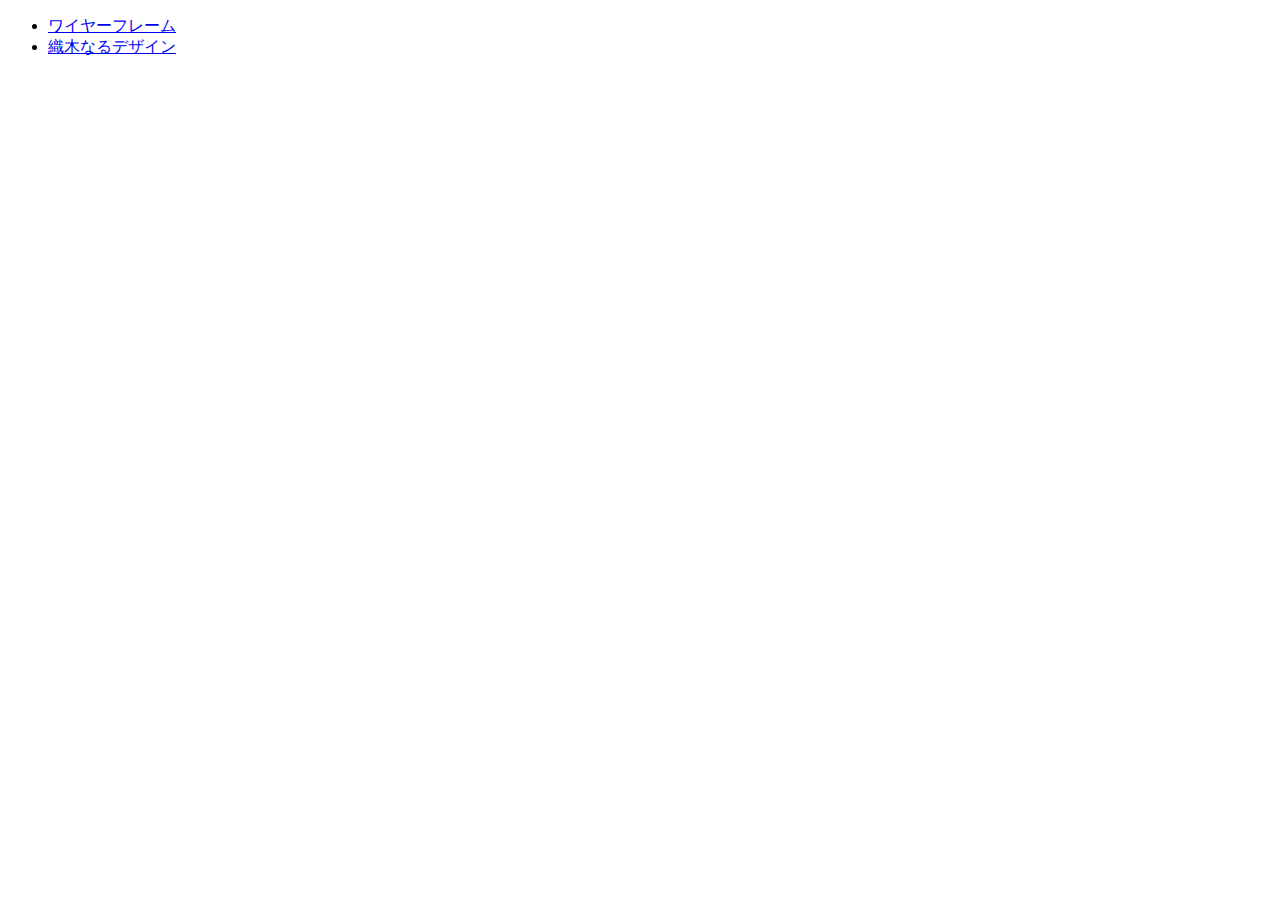
<file: index.html>
<!DOCTYPE html>
<html lang="ja">
<head>
    <meta charset="UTF-8">
    <title>目次| サイドバー固定ページ</title>
</head>
<body>
    <ul>
        <li><a href="wire/index.html">ワイヤーフレーム</a></li>
        <li><a href="design/index.html">織木なるデザイン</a></li>
    </ul>
</body>
</html>
</file>
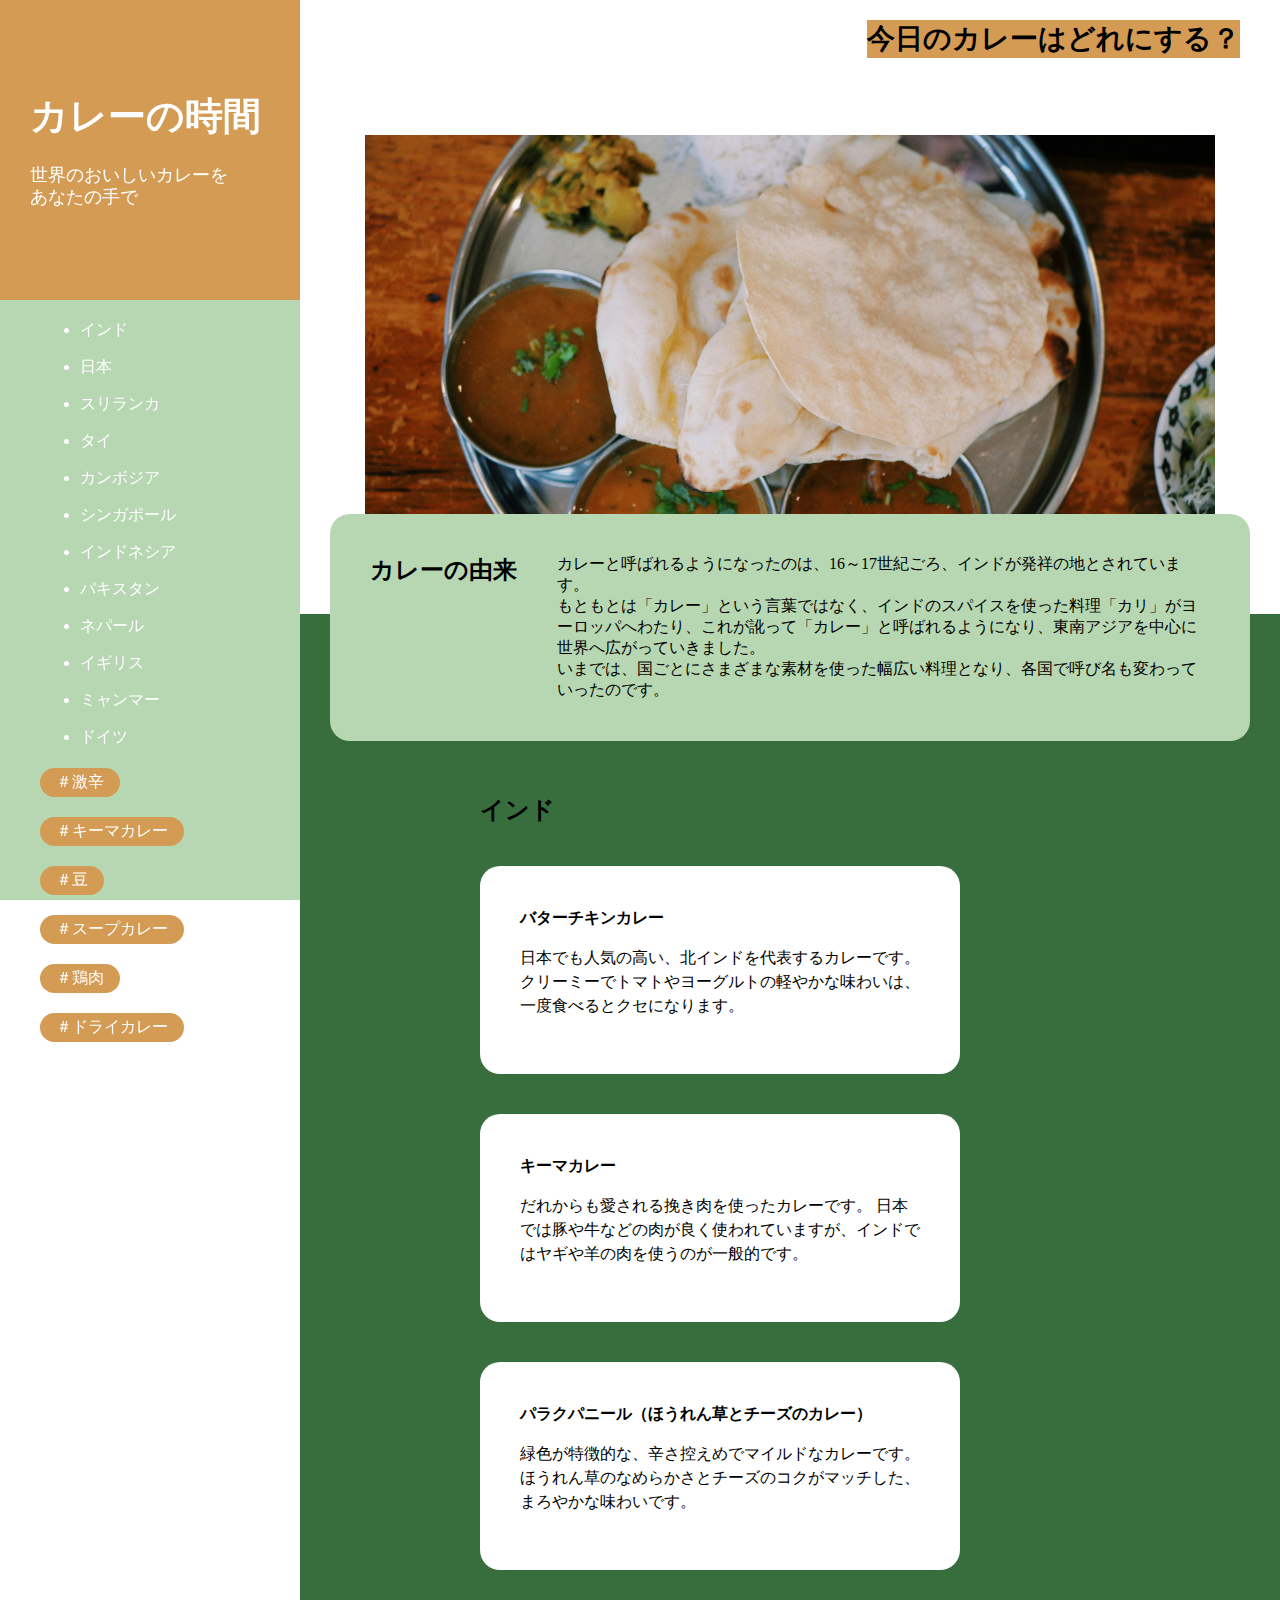
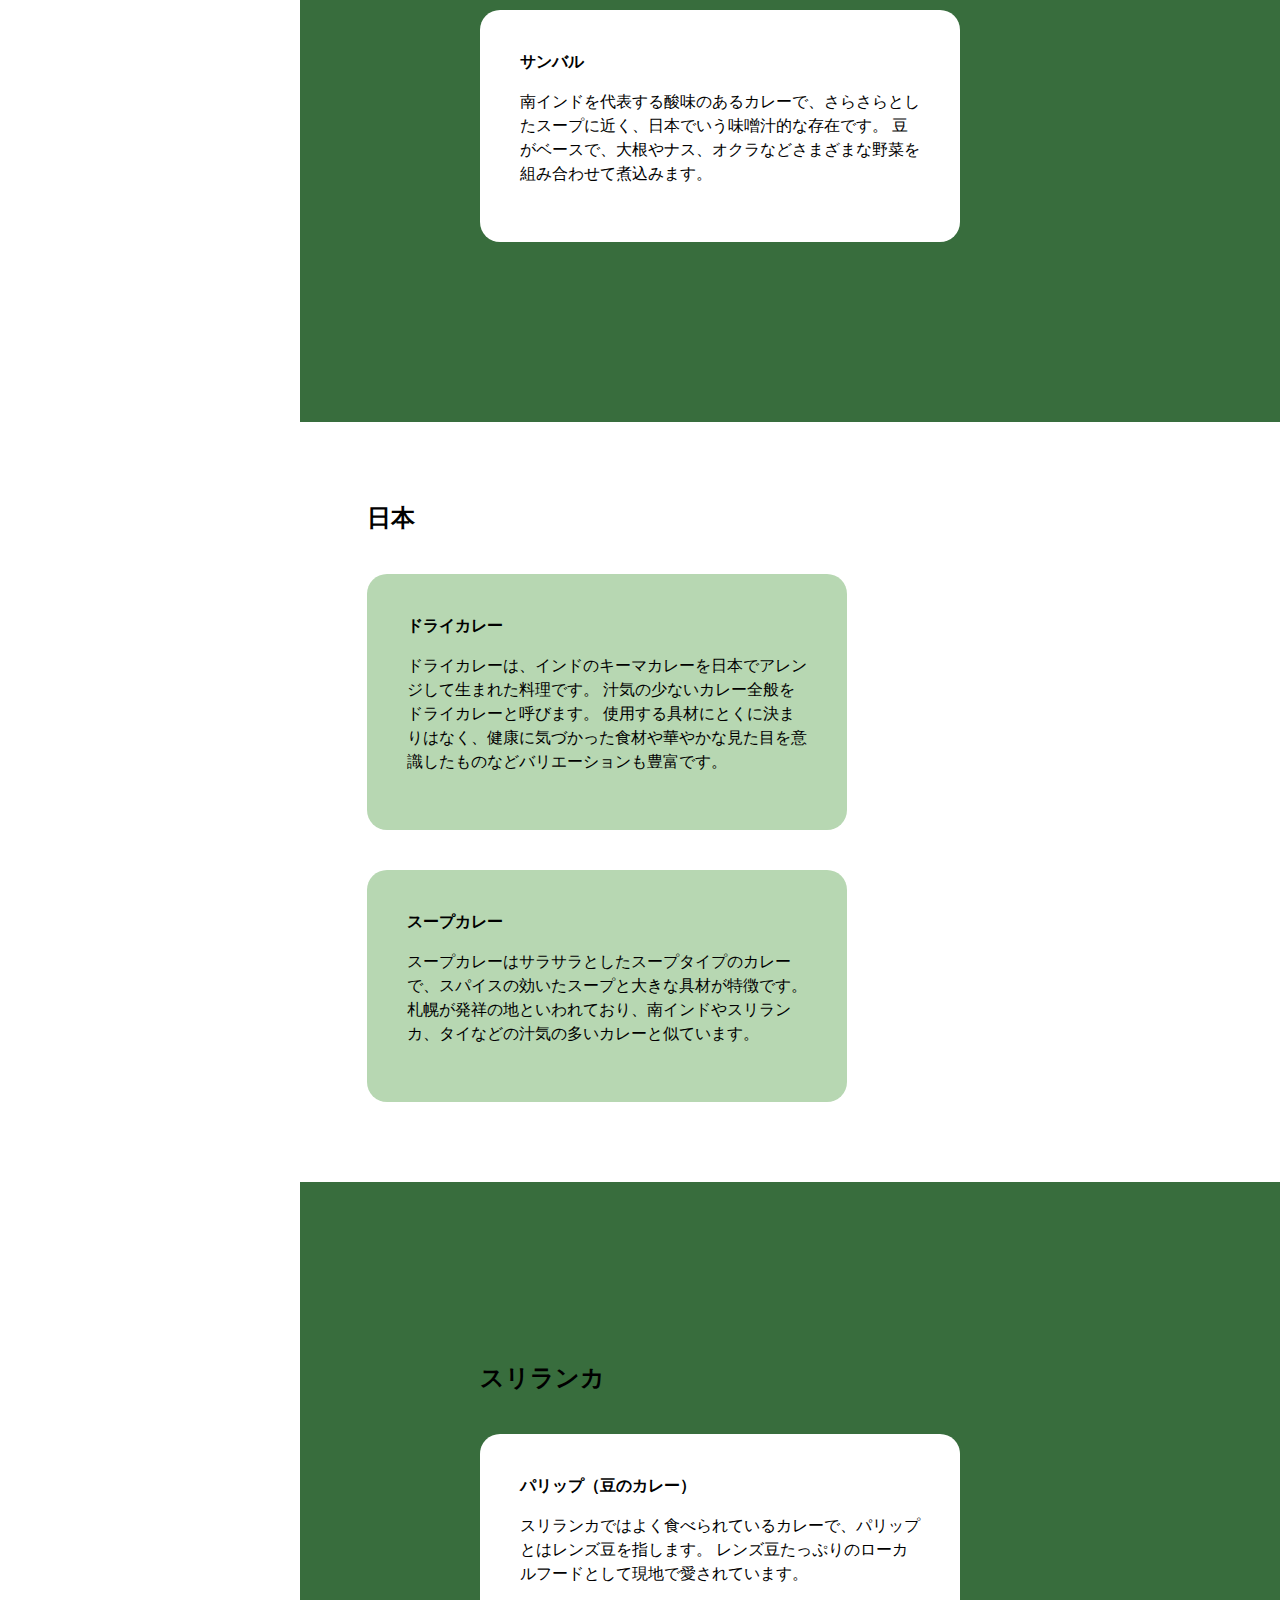
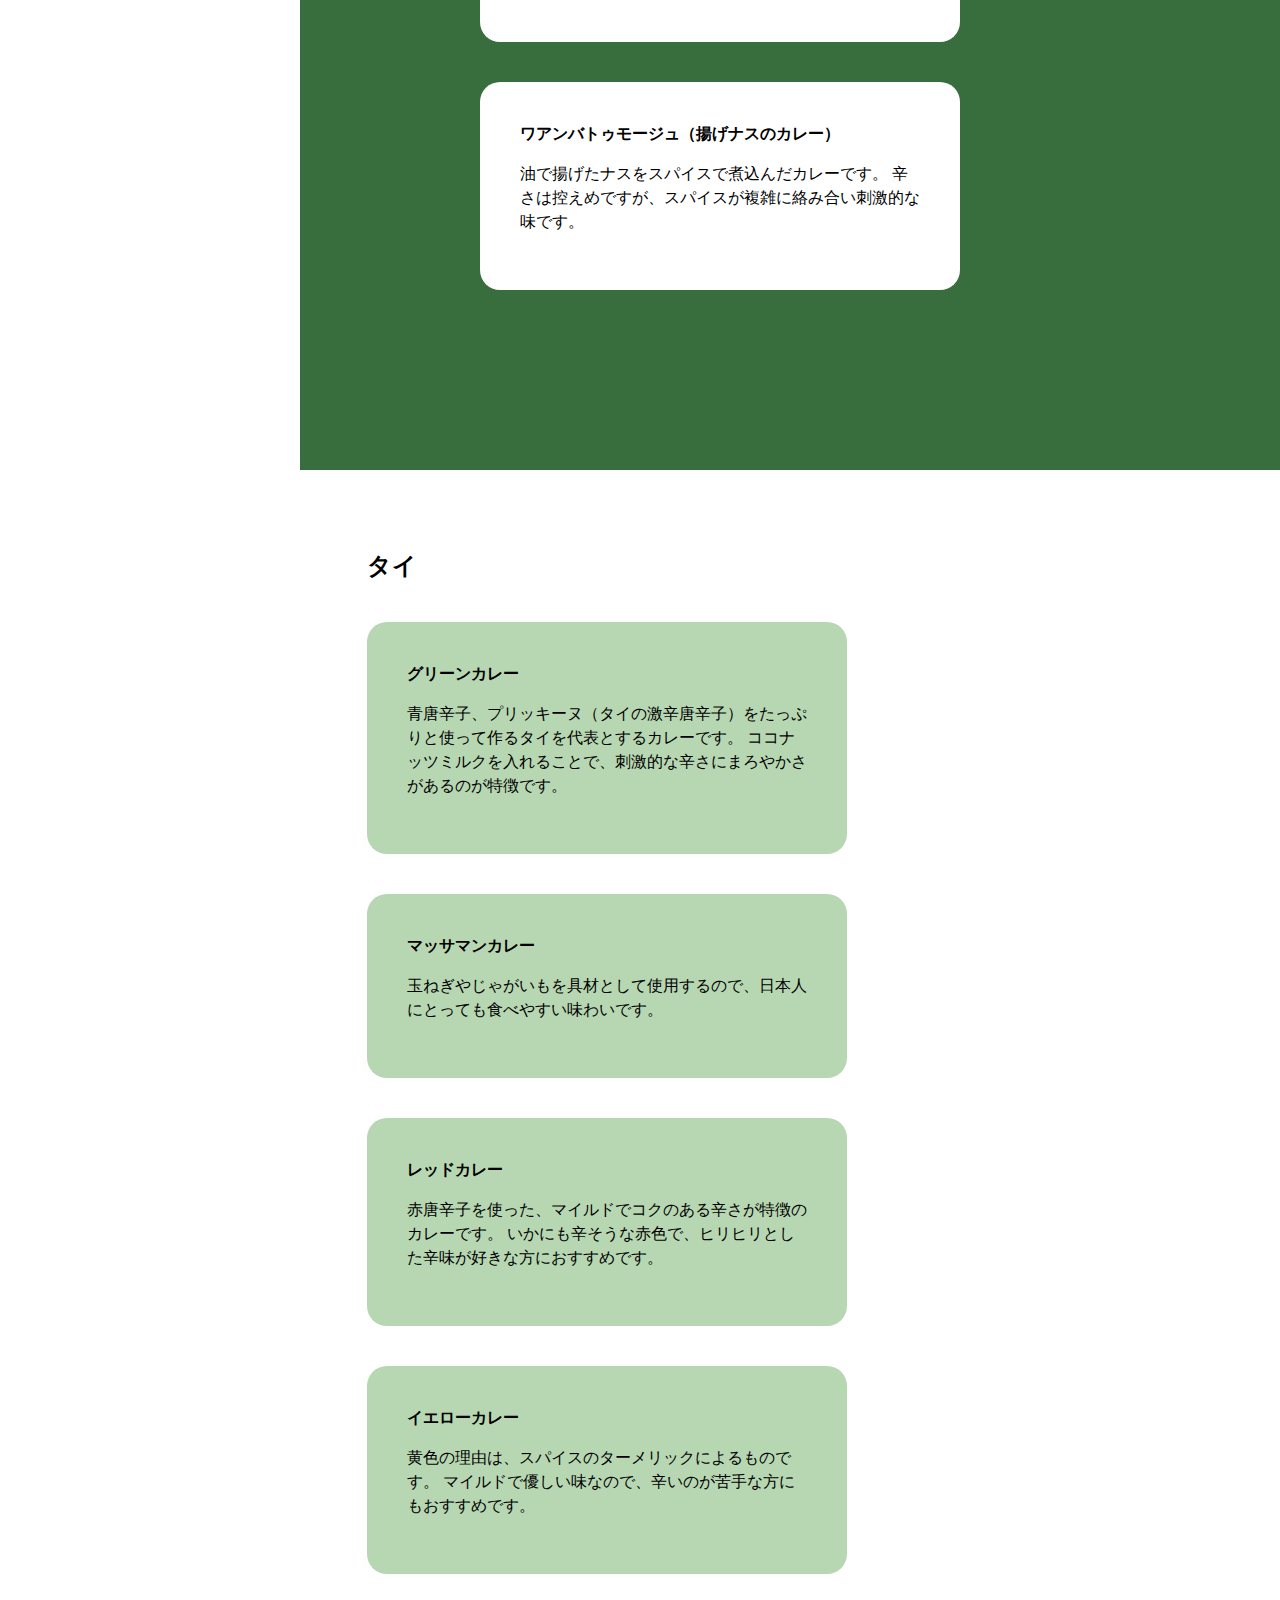
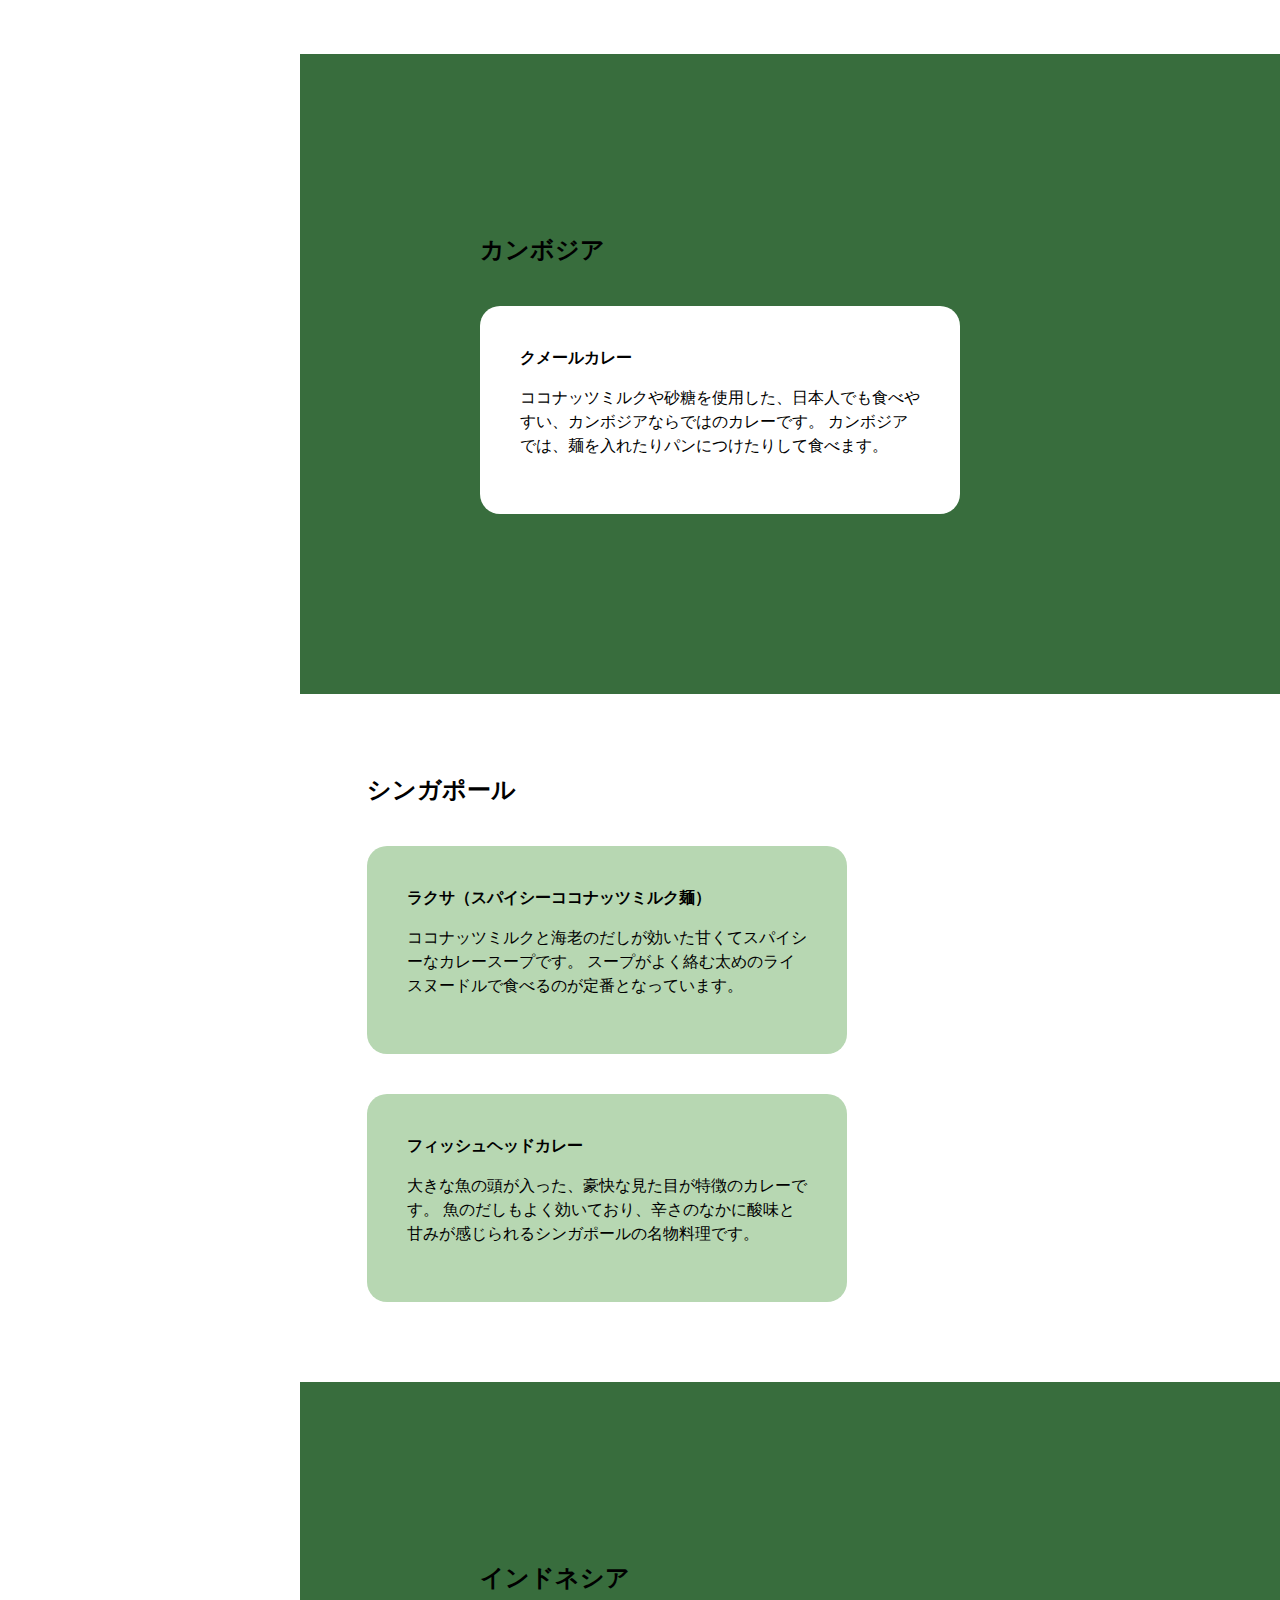
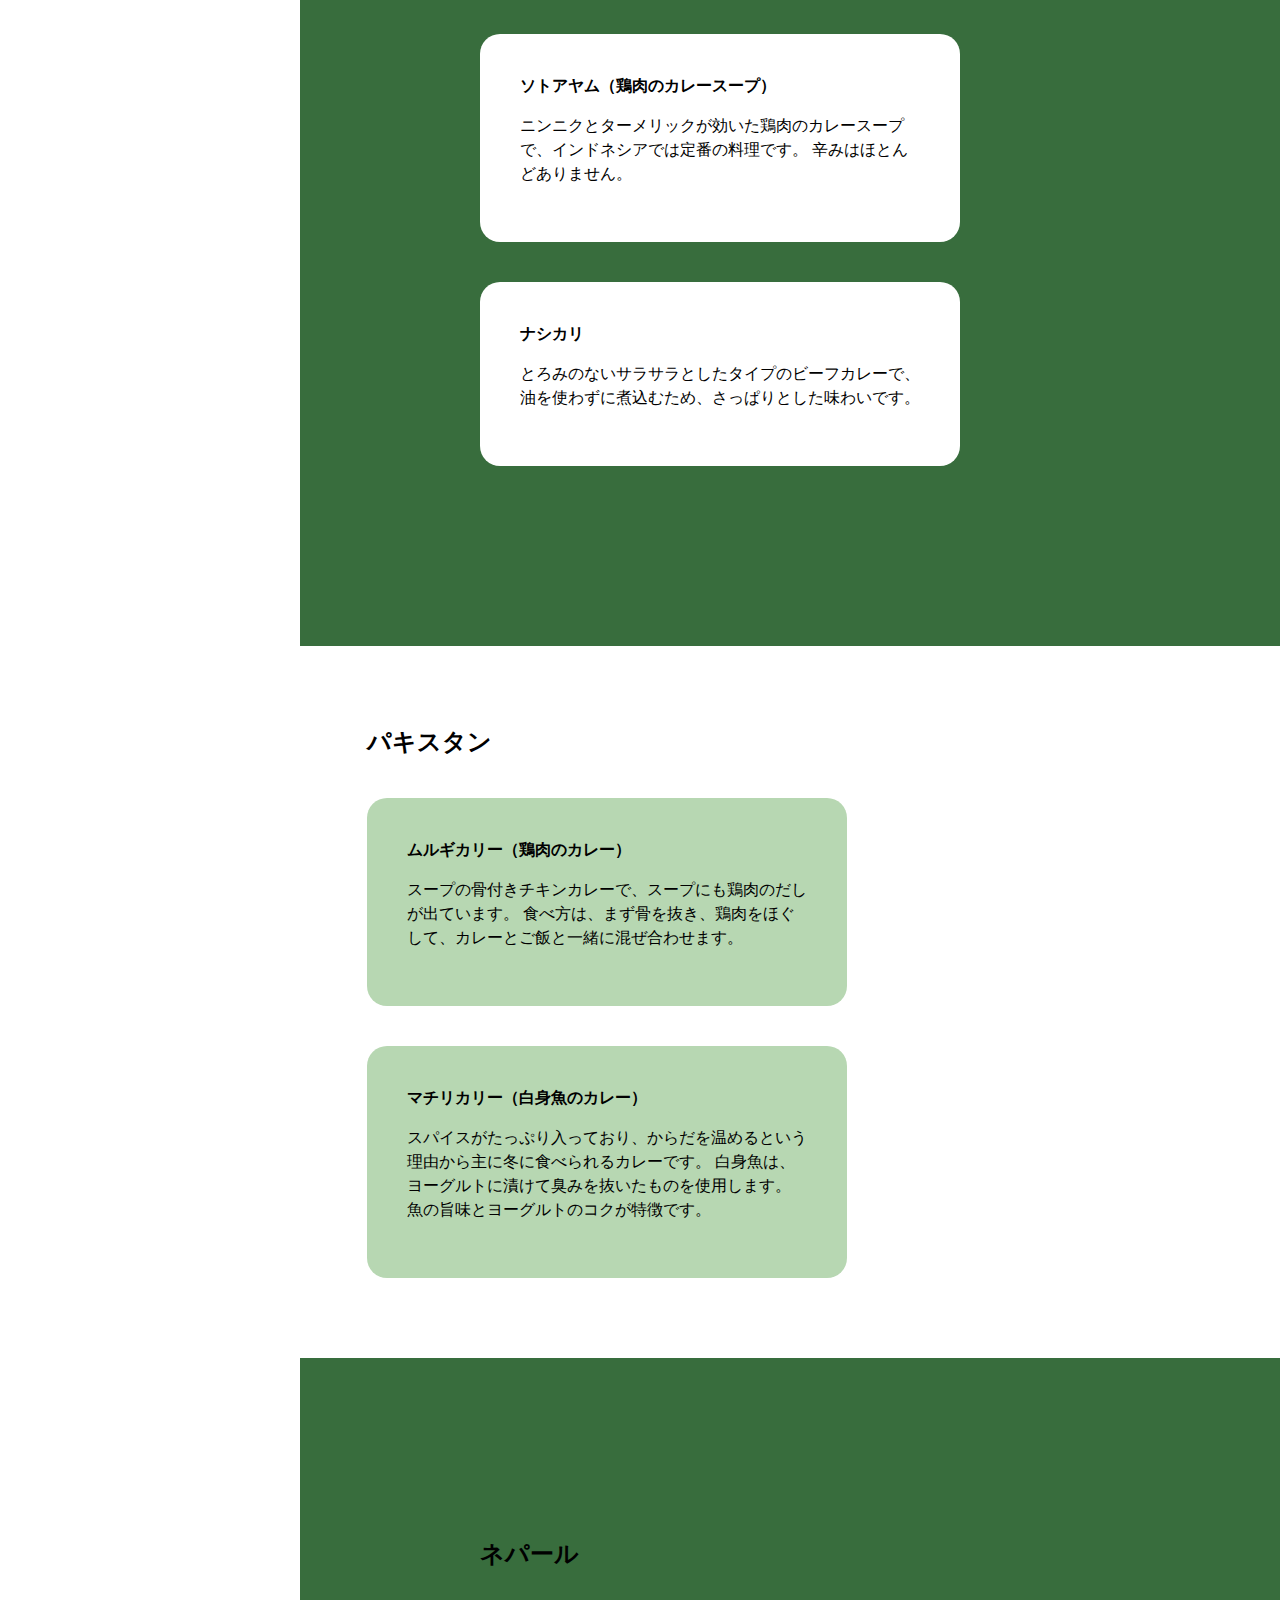
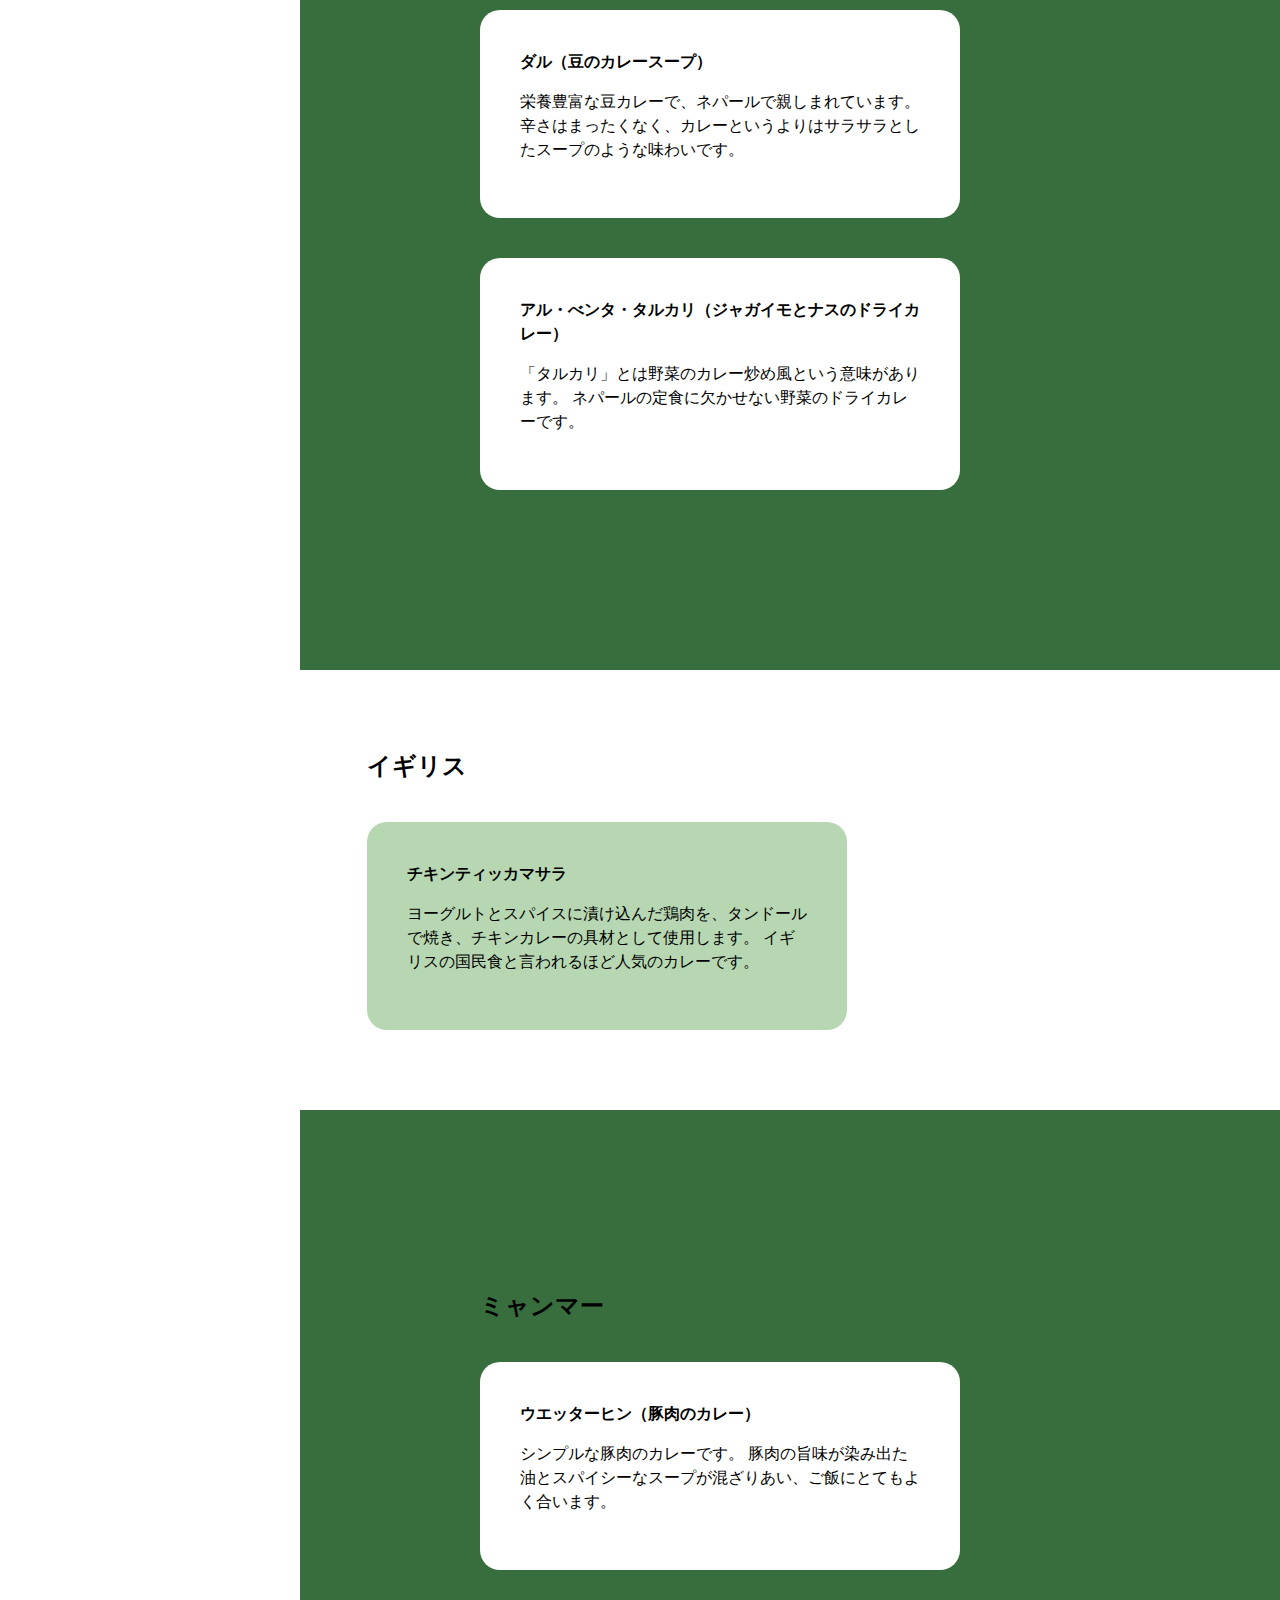
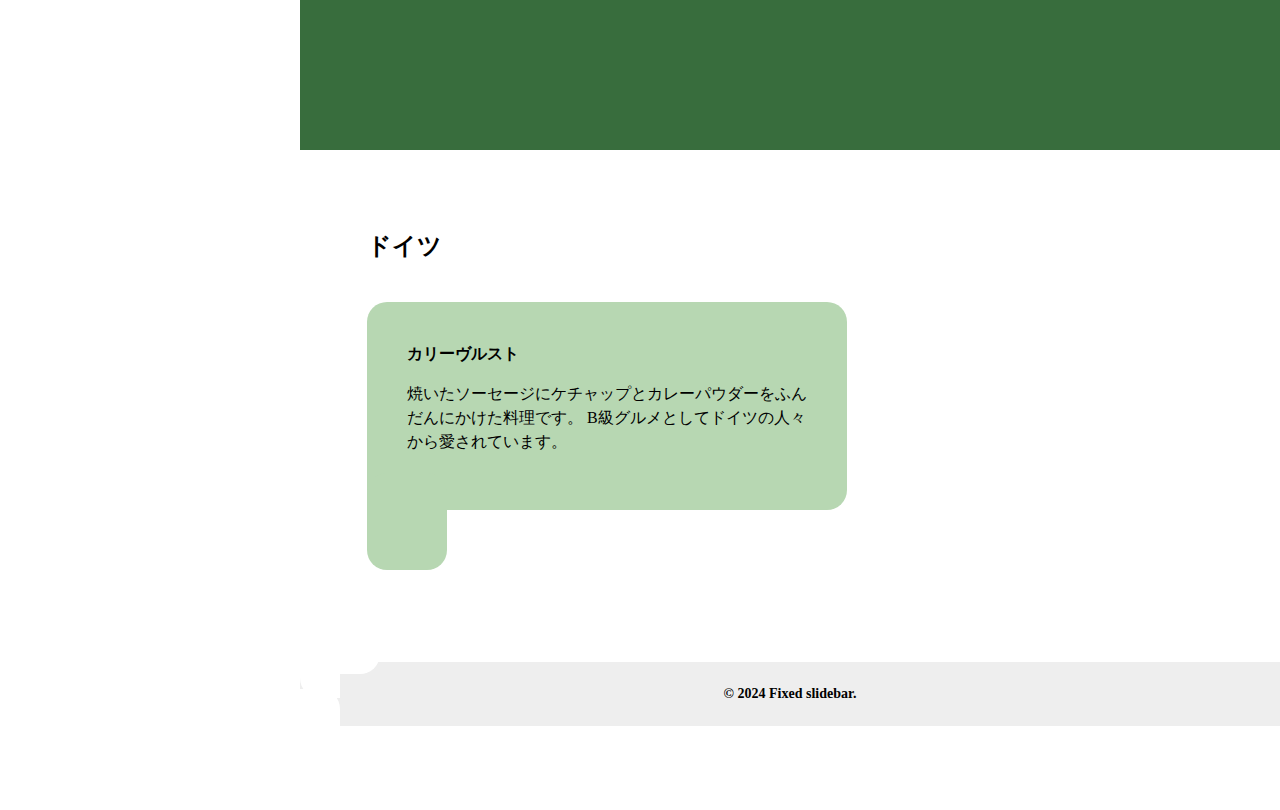
<file: design/index.html>
<html lang="ja">
<head>
    <meta charset="UTF-8">
    <title>目次| サイドバー固定ページ</title>
    <link rel="stylesheet" href="css/style.css">
</head>
<body>
    <aside class="sidebar">
        <div class="site-name">
            <h1>カレーの時間</h1>
            <p>世界のおいしいカレーを<br>あなたの手で</p>
        </div>
        <nav>
            <ul class="page-list">
                <li><a href="#">インド</a></li>
                <li><a href="#">日本</a></li>
                <li><a href="#">スリランカ</a></li>
                <li><a href="#">タイ</a></li>
                <li><a href="#">カンボジア</a></li>
                <li><a href="#">シンガポール</a></li>
                <li><a href="#">インドネシア</a></li>
                <li><a href="#">パキスタン</a></li>
                <li><a href="#">ネパール</a></li>
                <li><a href="#">イギリス</a></li>
                <li><a href="#">ミャンマー</a></li>
                <li><a href="#">ドイツ</a></li>
            </ul>
            <div class="tags">
                <a class="tag" href="#">＃激辛</a>
                <a class="tag" href="#">＃キーマカレー</a>
                <a class="tag" href="#">＃豆</a>
                <a class="tag" href="#">＃スープカレー</a>
                <a class="tag" href="#">＃鶏肉</a>
                <a class="tag" href="#">＃ドライカレー</a>
            </div>
        </nav>
    </aside>

    <div class="wrapper">
        <header>
            <p class="header-copy">今日のカレーはどれにする？</p>
            <img src="img/lai-yuching-WxePxgrIJbQ-unsplash.jpg" alt="ヘッダー画像" width="850px">
        </header>

        <main>
            <section id="section-1">
                <h2>カレーの由来</h2>
                <a class="text" href="#">カレーと呼ばれるようになったのは、16～17世紀ごろ、インドが発祥の地とされています。<br>

                    もともとは「カレー」という言葉ではなく、インドのスパイスを使った料理「カリ」がヨーロッパへわたり、これが訛って「カレー」と呼ばれるようになり、東南アジアを中心に世界へ広がっていきました。
                    <br>
                    いまでは、国ごとにさまざまな素材を使った幅広い料理となり、各国で呼び名も変わっていったのです。</a>
            </section>

            <section id="section-2">
                <h2>インド</h2>
                <div class="cards">
                    <a class="card" href="#">バターチキンカレー<p class="car">日本でも人気の高い、北インドを代表するカレーです。

                        クリーミーでトマトやヨーグルトの軽やかな味わいは、一度食べるとクセになります。</p></a>
                        <a class="card" href="#">キーマカレー<p class="car">だれからも愛される挽き肉を使ったカレーです。

                        日本では豚や牛などの肉が良く使われていますが、インドではヤギや羊の肉を使うのが一般的です。</p></a>
                        <a class="card" href="#">パラクパニール（ほうれん草とチーズのカレー）<p class="car">緑色が特徴的な、辛さ控えめでマイルドなカレーです。

                            ほうれん草のなめらかさとチーズのコクがマッチした、まろやかな味わいです。</p></a> 
                         <a class="card" href="#">サンバル<p class="car">南インドを代表する酸味のあるカレーで、さらさらとしたスープに近く、日本でいう味噌汁的な存在です。

                            豆がベースで、大根やナス、オクラなどさまざまな野菜を組み合わせて煮込みます。</p></a>       
                </div>
            </section>

            <section id="section-3">
                <h2>日本</h2>
                <div class="cards">
                    <a class="card" href="#">ドライカレー
                        <p class="car">ドライカレーは、インドのキーマカレーを日本でアレンジして生まれた料理です。

                            汁気の少ないカレー全般をドライカレーと呼びます。
                            
                            使用する具材にとくに決まりはなく、健康に気づかった食材や華やかな見た目を意識したものなどバリエーションも豊富です。</p>
                    </a>
                    <a class="card" href="#">スープカレー
                        <p class="car">スープカレーはサラサラとしたスープタイプのカレーで、スパイスの効いたスープと大きな具材が特徴です。

                            札幌が発祥の地といわれており、南インドやスリランカ、タイなどの汁気の多いカレーと似ています。</p>
                    </a>               
                </div>
            </section>

            <section id="section-2">
                <h2>スリランカ</h2>
                <div class="cards">
                    <a class="card" href="#">パリップ（豆のカレー）
                        <p class="car">スリランカではよく食べられているカレーで、パリップとはレンズ豆を指します。

                            レンズ豆たっぷりのローカルフードとして現地で愛されています。</p>
                    </a>
                    <a class="card" href="#">ワアンバトゥモージュ（揚げナスのカレー）
                        <p class="car">油で揚げたナスをスパイスで煮込んだカレーです。

                            辛さは控えめですが、スパイスが複雑に絡み合い刺激的な味です。</p>
                    </a>               
                </div>
            </section>
            <section id="section-3">
                <h2>タイ</h2>
                <div class="cards">
                    <a class="card" href="#">グリーンカレー
                        <p class="car">青唐辛子、プリッキーヌ（タイの激辛唐辛子）をたっぷりと使って作るタイを代表とするカレーです。

                            ココナッツミルクを入れることで、刺激的な辛さにまろやかさがあるのが特徴です。</p>
                    </a>
                    <a class="card" href="#">マッサマンカレー
                        <p class="car">玉ねぎやじゃがいもを具材として使用するので、日本人にとっても食べやすい味わいです。</p>
                    </a> 
                    <a class="card" href="#">レッドカレー
                        <p class="car">赤唐辛子を使った、マイルドでコクのある辛さが特徴のカレーです。

                            いかにも辛そうな赤色で、ヒリヒリとした辛味が好きな方におすすめです。</p>
                    </a>
                    <a class="card" href="#">イエローカレー
                        <p class="car">黄色の理由は、スパイスのターメリックによるものです。

                            マイルドで優しい味なので、辛いのが苦手な方にもおすすめです。</p>
                    </a>              
                </div>
            </section>
            <section id="section-2">
                <h2>カンボジア</h2>
                <div class="cards">
                    <a class="card" href="#">クメールカレー
                        <p class="car">ココナッツミルクや砂糖を使用した、日本人でも食べやすい、カンボジアならではのカレーです。

                            カンボジアでは、麺を入れたりパンにつけたりして食べます。</p>
                    </a>              
                </div>
            </section>
            <section id="section-3">
                <h2>シンガポール</h2>
                <div class="cards">
                    <a class="card" href="#">ラクサ（スパイシーココナッツミルク麺）
                        <p class="car">ココナッツミルクと海老のだしが効いた甘くてスパイシーなカレースープです。

                            スープがよく絡む太めのライスヌードルで食べるのが定番となっています。</p>
                    </a>
                    <a class="card" href="#">フィッシュヘッドカレー
                        <p class="car">大きな魚の頭が入った、豪快な見た目が特徴のカレーです。

                            魚のだしもよく効いており、辛さのなかに酸味と甘みが感じられるシンガポールの名物料理です。</p>
                    </a>               
                </div>
            </section>
            <section id="section-2">
                <h2>インドネシア</h2>
                <div class="cards">
                    <a class="card" href="#">ソトアヤム（鶏肉のカレースープ）
                        <p class="car">ニンニクとターメリックが効いた鶏肉のカレースープで、インドネシアでは定番の料理です。

                            辛みはほとんどありません。</p>
                    </a>
                    <a class="card" href="#">ナシカリ
                        <p class="car">とろみのないサラサラとしたタイプのビーフカレーで、油を使わずに煮込むため、さっぱりとした味わいです。</p>
                    </a>               
                </div>
            </section>
            <section id="section-3">
                <h2>パキスタン</h2>
                <div class="cards">
                    <a class="card" href="#">ムルギカリー（鶏肉のカレー）
                        <p class="car">スープの骨付きチキンカレーで、スープにも鶏肉のだしが出ています。

                            食べ方は、まず骨を抜き、鶏肉をほぐして、カレーとご飯と一緒に混ぜ合わせます。</p>
                    </a>
                    <a class="card" href="#">マチリカリー（白身魚のカレー）
                        <p class="car">スパイスがたっぷり入っており、からだを温めるという理由から主に冬に食べられるカレーです。

                            白身魚は、ヨーグルトに漬けて臭みを抜いたものを使用します。
                            
                            魚の旨味とヨーグルトのコクが特徴です。</p>
                    </a>               
                </div>
            </section>
            <section id="section-2">
                <h2>ネパール</h2>
                <div class="cards">
                    <a class="card" href="#">ダル（豆のカレースープ）
                        <p class="car">栄養豊富な豆カレーで、ネパールで親しまれています。

                            辛さはまったくなく、カレーというよりはサラサラとしたスープのような味わいです。</p>
                    </a>
                    <a class="card" href="#">アル・べンタ・タルカリ（ジャガイモとナスのドライカレー）
                        <p class="car">「タルカリ」とは野菜のカレー炒め風という意味があります。

                            ネパールの定食に欠かせない野菜のドライカレーです。</p>
                    </a>               
                </div>
            </section>
            <section id="section-3">
                <h2>イギリス
                </h2>
                <div class="cards">
                    <a class="card" href="#">チキンティッカマサラ
                        <p class="car">ヨーグルトとスパイスに漬け込んだ鶏肉を、タンドールで焼き、チキンカレーの具材として使用します。

                            イギリスの国民食と言われるほど人気のカレーです。</p>
                    </a>             
                </div>
            </section>
            <section id="section-2">
                <h2>ミャンマー</h2>
                <div class="cards">
                    <a class="card" href="#">ウエッターヒン（豚肉のカレー）
                        <p class="car">シンプルな豚肉のカレーです。

                            豚肉の旨味が染み出た油とスパイシーなスープが混ざりあい、ご飯にとてもよく合います。</p>
                    </a>            
                </div>
            </section>
            <section id="section-3">
                <h2>ドイツ</h2>
                <div class="cards">
                    <a class="card" href="#">カリーヴルスト
                        <p class="car">焼いたソーセージにケチャップとカレーパウダーをふんだんにかけた料理です。
                            B級グルメとしてドイツの人々から愛されています。</p>
                </div>
            </section>
        </main>

        <footer>
            <small class="copyright">&copy; 2024 Fixed slidebar.</small>
        </footer>
    </div>
</body>
</html>
</file>
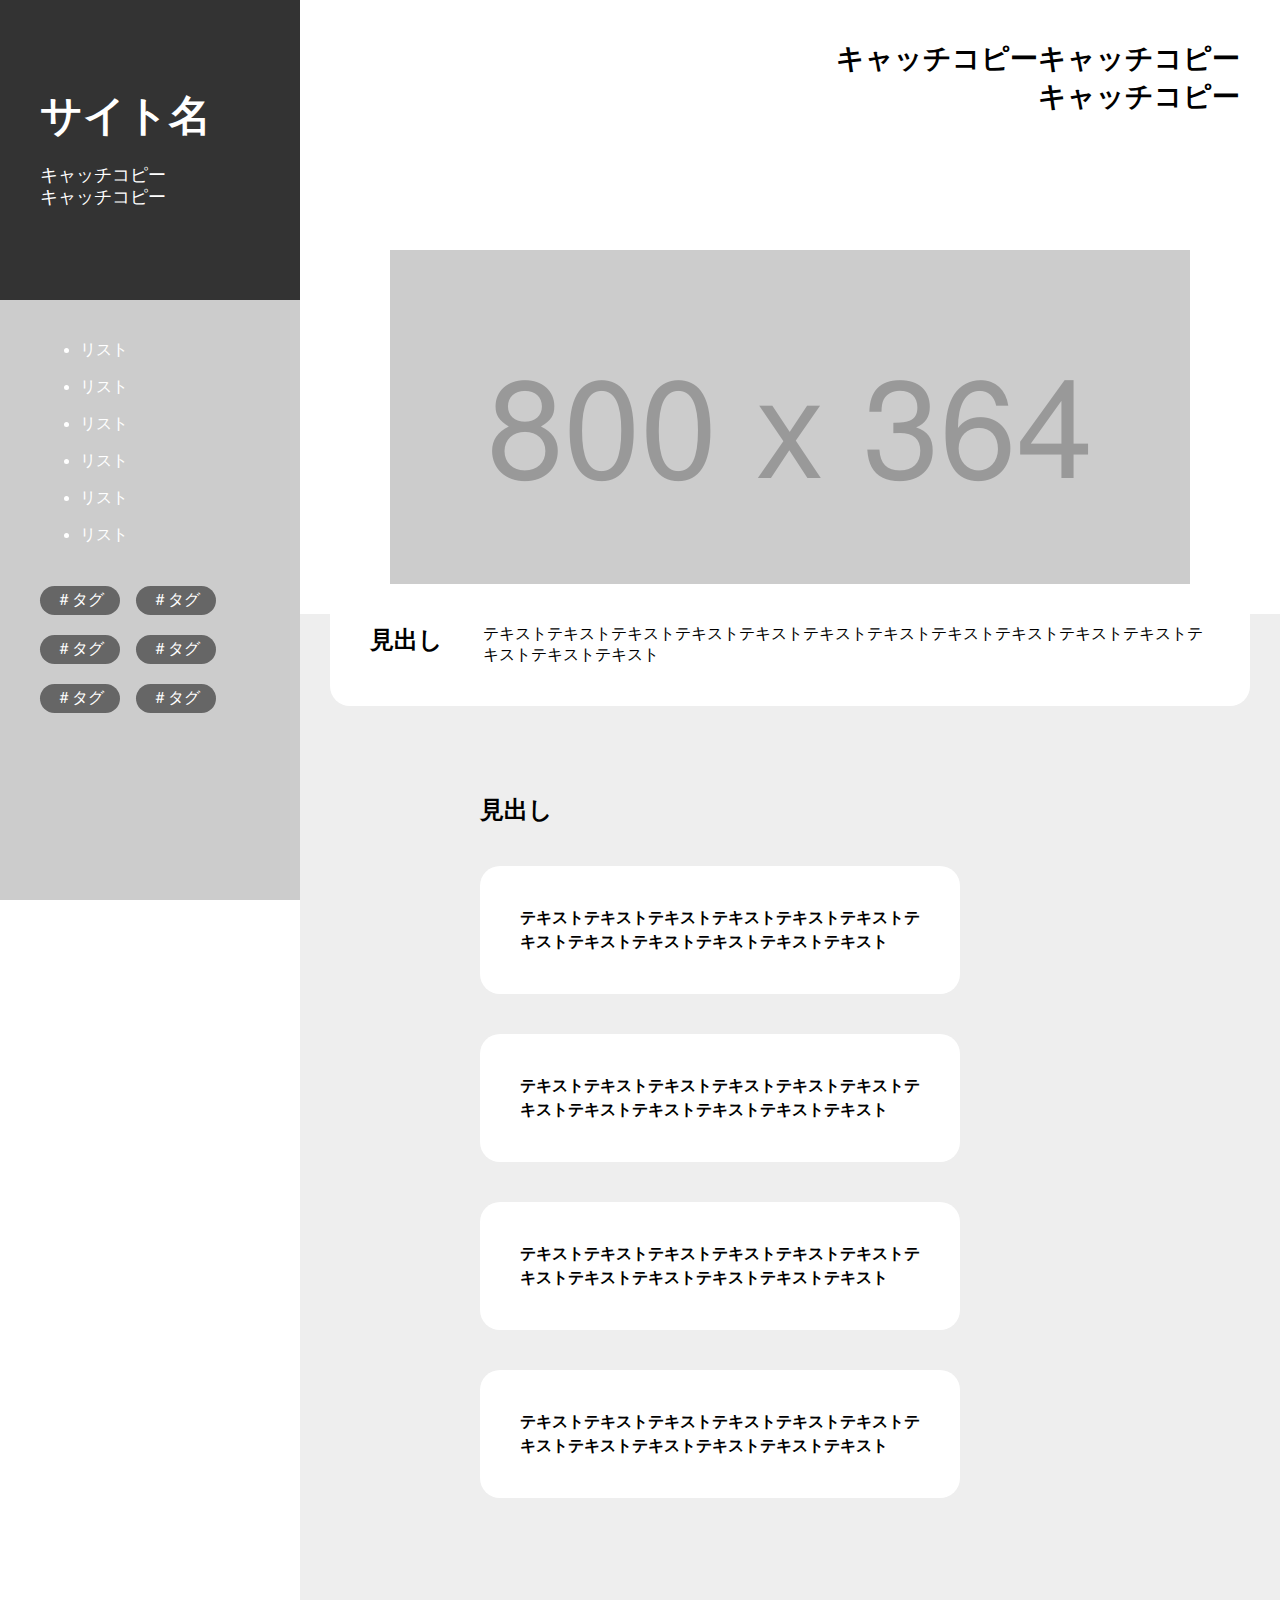
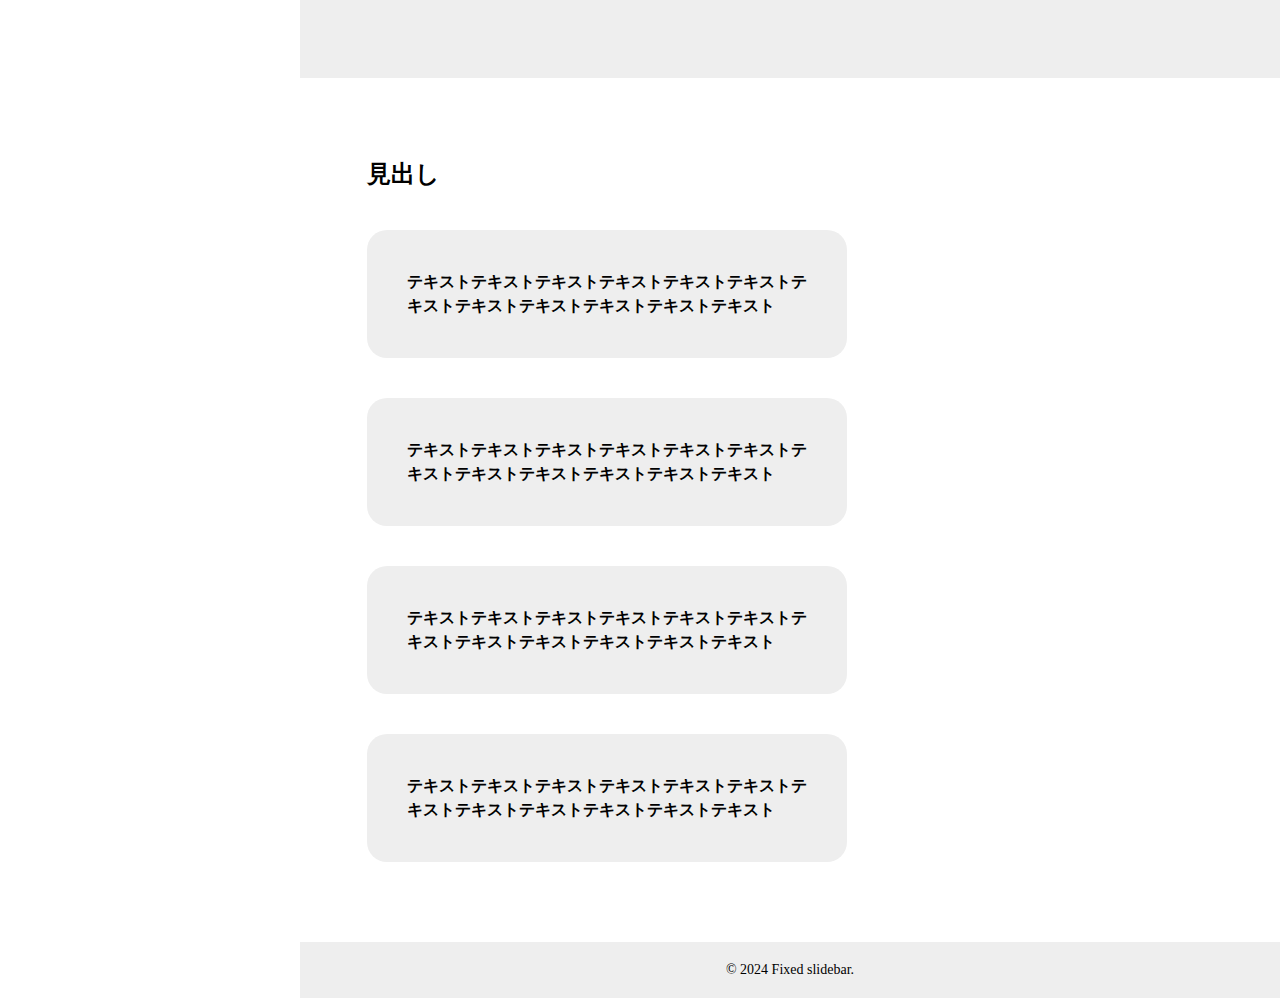
<file: wire/index.html>
<html lang="ja">
<head>
    <meta charset="UTF-8">
    <title>目次| サイドバー固定ページ</title>
    <link rel="stylesheet" href="css/style.css">
</head>
<body>
    <aside class="sidebar">
        <div class="site-name">
            <h1>サイト名</h1>
            <p>キャッチコピー<br>キャッチコピー</p>
        </div>
        <nav>
            <ul class="page-list">
                <li><a href="#">リスト</a></li>
                <li><a href="#">リスト</a></li>
                <li><a href="#">リスト</a></li>
                <li><a href="#">リスト</a></li>
                <li><a href="#">リスト</a></li>
                <li><a href="#">リスト</a></li>
            </ul>
            <div class="tags">
                <a class="tag" href="#">＃タグ</a>
                <a class="tag" href="#">＃タグ</a>
                <a class="tag" href="#">＃タグ</a>
                <a class="tag" href="#">＃タグ</a>
                <a class="tag" href="#">＃タグ</a>
                <a class="tag" href="#">＃タグ</a>
            </div>
        </nav>
    </aside>

    <div class="wrapper">
        <header>
            <p class="header-copy">キャッチコピーキャッチコピー<br>キャッチコピー</p>
            <img src="img/header-img.png" alt="ヘッダー画像">
        </header>

        <main>
            <section id="section-1">
                <h2>見出し</h2>
                <a class="text" href="#">テキストテキストテキストテキストテキストテキストテキストテキストテキストテキストテキストテキストテキストテキスト</a>
            </section>

            <section id="section-2">
                <h2>見出し</h2>
                <div class="cards">
                    <a class="card" href="#">テキストテキストテキストテキストテキストテキストテキストテキストテキストテキストテキストテキスト</a>
                    <a class="card" href="#">テキストテキストテキストテキストテキストテキストテキストテキストテキストテキストテキストテキスト</a>
                    <a class="card" href="#">テキストテキストテキストテキストテキストテキストテキストテキストテキストテキストテキストテキスト</a>
                    <a class="card" href="#">テキストテキストテキストテキストテキストテキストテキストテキストテキストテキストテキストテキスト</a>
                </div>
            </section>

            <section id="section-3">
                <h2>見出し</h2>
                <div class="cards">
                    <a class="card" href="#">テキストテキストテキストテキストテキストテキストテキストテキストテキストテキストテキストテキスト</a>
                    <a class="card" href="#">テキストテキストテキストテキストテキストテキストテキストテキストテキストテキストテキストテキスト</a>
                    <a class="card" href="#">テキストテキストテキストテキストテキストテキストテキストテキストテキストテキストテキストテキスト</a>
                    <a class="card" href="#">テキストテキストテキストテキストテキストテキストテキストテキストテキストテキストテキストテキスト</a>
                </div>
            </section>
        </main>

        <footer>
            <small class="copyright">&copy; 2024 Fixed slidebar.</small>
        </footer>
    </div>
</body>
</html>
</file>
<file: design/css/style.css>
@charset "utf-8";

*{
    box-sizing: border-box;
}

body{
    margin: 0;
}
.wrapper{
    margin-left: 300px;
}
a{
    color: inherit;
    text-decoration: none;
}

a:hover{
    text-decoration: underline;
}

/* sidebar */
.sidebar{
    background: #b7d7b2;
    color: #fff;
    width: 300px;
    height: 100%;
    position: fixed;
    top: 0;
    left: 0;
}

/* sitename */
.site-name{
    background: #d49b55;
    width: 300px;
    height: 300px;
    padding: 0 30px;
    display: flex;
    flex-direction: column;
    justify-content: center;
    gap: 24px;
}
.site-name h1,
.site-name p{
    margin: 0;
}

.site-name h1{
    font-size: 38px;
    line-height: 48px;
}
.site-name p{
    font-size: 18px;
    line-height: 22px;
}

/* nav */
nav{
    padding: 0 40px;
}
/* pagelist */
.page-list{
    margin: 20px 0;
}
.page-list li + li{
    margin-top: 1em;
}

/* tag */
.tags{
    display: flex;
    gap: 20px 16px;
    flex-wrap: wrap;
}
.tag{
    background: #d49b55;
    color: #fff;
    padding: 4px 16px;
    border-radius: 20px;
}
.tag:hover{
    background: #444;
    text-decoration: none;
}

/* 
header
 */
header{
    position: relative;
    height: 614px;
}
.header-copy{
    position: absolute;
    top: 20px;
    right: 40px;
    font-size: 28px;
    font-weight: bold;
    text-align: right;
    margin: 0;
    background-color: #d49b55;
}
header img{
    position: absolute;
    bottom: 0;
    right: 0;
    left: 0;
    margin: auto;
}

/* 
main
 */
 main{
    position: relative;
 }
 h2{
    font-size: 24px;
    margin: 0;
 }

 /*
  #section-1
  */
#section-1{
    max-width: 920px;
    padding: 40px;
    display: flex;
    flex-wrap: wrap;
    align-items: flex-start;
    gap: 40px;
    position: absolute;
    top: -100px;
    right: 0;
    left: 0;
    margin: auto;
    background: #b7d7b2;
    border-radius: 20px;
}
#section-1 .text{
    flex: 1 0 0 ;
}

/* カード */
.cards{
    display: flex;
    gap: 40px;
    flex-wrap: wrap;
    max-width: 1000px;
    margin: auto;
}

.card{
    width: 480px;
    padding: 40px;
    border-radius: 20px;
    background: #fff;
    font-weight: bold;
    line-height: 24px;
}
.card p{
    font-weight: normal;
}
/* 
#section-2
#section-3
 */
 #section-2,
 #section-3{
    padding: 80px 67px;
 }

 #section-2 h2,
 #section-3 h2{
    max-width: 1000px;
    margin: 0 auto 40px;
 }
/* 
#section-2
 */
 #section-2{
    background: #386d3d;
    padding: 180px;
 }
 /* 
#section-3
 */
 #section-3 .card{
    background: #b7d7b2;
 }

 /* footer */
 footer{
    background: #eee;
    text-align: center;
    padding: 20px 0;
 }

 .copyright{
    font-size: 14px;
 }
</file>
<file: wire/css/style.css>
@charset "utf-8";

*{
    box-sizing: border-box;
}

body{
    margin: 0;
}
.wrapper{
    margin-left: 300px;
}
a{
    color: inherit;
    text-decoration: none;
}

a:hover{
    text-decoration: underline;
}

/* sidebar */
.sidebar{
    background: #ccc;
    color: #fff;
    width: 300px;
    height: 100%;
    position: fixed;
    top: 0;
    left: 0;
}

/* sitename */
.site-name{
    background: #333;
    width: 300px;
    height: 300px;
    padding: 0 40px;
    display: flex;
    flex-direction: column;
    justify-content: center;
    gap: 24px;
}
.site-name h1,
.site-name p{
    margin: 0;
}

.site-name h1{
    font-size: 42px;
    line-height: 48px;
}
.site-name p{
    font-size: 18px;
    line-height: 22px;
}

/* nav */
nav{
    padding: 0 40px;
}
/* pagelist */
.page-list{
    margin: 40px 0;
}
.page-list li + li{
    margin-top: 1em;
}

/* tag */
.tags{
    display: flex;
    gap: 20px 16px;
    flex-wrap: wrap;
}
.tag{
    background: #666;
    color: #fff;
    padding: 4px 16px;
    border-radius: 20px;
}
.tag:hover{
    background: #444;
    text-decoration: none;
}

/* 
header
 */
header{
    position: relative;
    height: 614px;
}
.header-copy{
    position: absolute;
    top: 40px;
    right: 40px;
    font-size: 28px;
    font-weight: bold;
    text-align: right;
    margin: 0;
}
header img{
    position: absolute;
    bottom: 0;
    right: 0;
    left: 0;
    margin: auto;
}

/* 
main
 */
 main{
    position: relative;
 }
 h2{
    font-size: 24px;
    margin: 0;
 }

 /*
  #section-1
  */
#section-1{
    max-width: 920px;
    padding: 40px;
    display: flex;
    flex-wrap: wrap;
    align-items: flex-start;
    gap: 40px;
    position: absolute;
    top: -30px;
    right: 0;
    left: 0;
    margin: auto;
    background: #fff;
    border-radius: 20px;
}
#section-1 .text{
    flex: 1 0 0 ;
}

/* カード */
.cards{
    display: flex;
    gap: 40px;
    flex-wrap: wrap;
    max-width: 1000px;
    margin: auto;
}

.card{
    width: 480px;
    padding: 40px;
    border-radius: 20px;
    background: #fff;
    font-weight: bold;
    line-height: 24px;
}
/* 
#section-2
#section-3
 */
 #section-2,
 #section-3{
    padding: 80px 67px;
 }

 #section-2 h2,
 #section-3 h2{
    max-width: 1000px;
    margin: 0 auto 40px;
 }
/* 
#section-2
 */
 #section-2{
    background: #eee;
    padding: 180px;
 }
 /* 
#section-3
 */
 #section-3 .card{
    background: #eee;
 }

 /* footer */
 footer{
    background: #eee;
    text-align: center;
    padding: 20px 0;
 }

 .copyright{
    font-size: 14px;
 }
</file>
